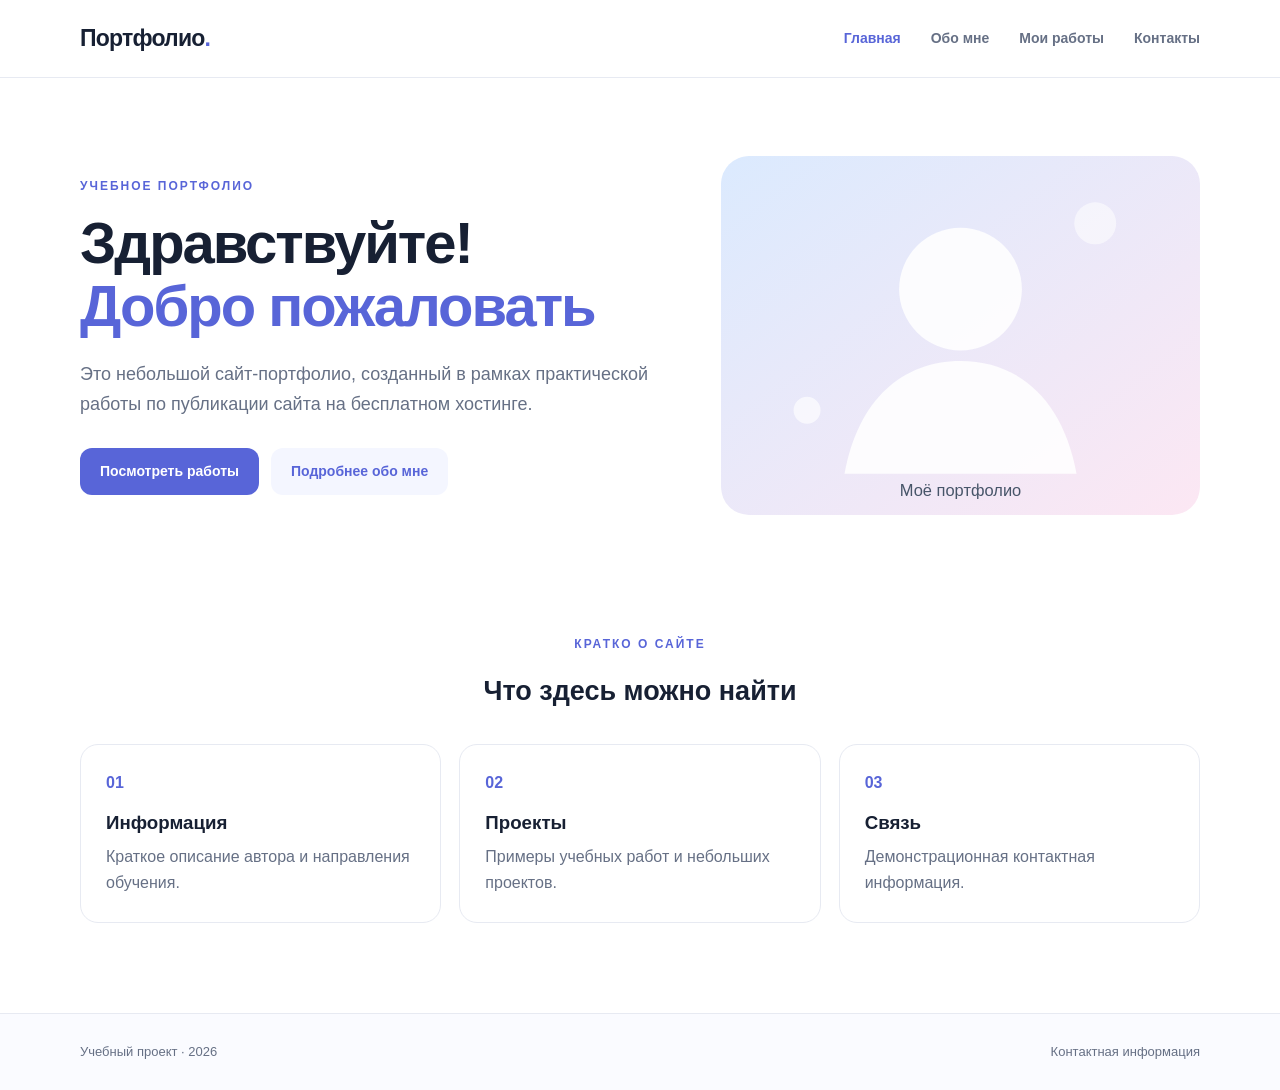
<file: index.html>
<!doctype html>
<html lang="ru">
<head>
  <meta charset="utf-8">
  <meta name="viewport" content="width=device-width, initial-scale=1">
  <meta name="description" content="Учебное портфолио студентки: проекты, навыки и контакты.">
  <title>Портфолио студенктки </title>
  <link rel="stylesheet" href="css/style.css">
</head>
<body>
<header class="site-header">
  <a class="logo" href="index.html">Портфолио<span>.</span></a>
  <button class="menu-toggle" aria-label="Открыть меню" aria-expanded="false">☰</button>
  <nav class="nav" aria-label="Основная навигация">
    <a class="active" href="index.html">Главная</a><a href="about.html">Обо мне</a>
    <a href="works.html">Мои работы</a><a href="contacts.html">Контакты</a>
  </nav>
</header>
<main>
  <section class="hero container">
    <div class="hero-copy">
      <p class="eyebrow">Учебное портфолио</p>
      <h1>Здравствуйте!<br><span>Добро пожаловать</span></h1>
      <p class="lead">Это небольшой сайт-портфолио, созданный в рамках практической работы по публикации сайта на бесплатном хостинге.</p>
      <div class="actions"><a class="button" href="works.html">Посмотреть работы</a><a class="button button-light" href="about.html">Подробнее обо мне</a></div>
    </div>
    <img class="hero-image" src="images/avatar.svg" alt="Иллюстрация учебного портфолио">
  </section>
  <section class="container section">
    <div class="section-heading"><p class="eyebrow">Кратко о сайте</p><h2>Что здесь можно найти</h2></div>
    <div class="feature-grid">
      <article class="feature"><span>01</span><h3>Информация</h3><p>Краткое описание автора и направления обучения.</p></article>
      <article class="feature"><span>02</span><h3>Проекты</h3><p>Примеры учебных работ и небольших проектов.</p></article>
      <article class="feature"><span>03</span><h3>Связь</h3><p>Демонстрационная контактная информация.</p></article>
    </div>
  </section>
</main>
<footer class="footer"><div class="container footer-inner"><span>Учебный проект · 2026</span><a href="contacts.html">Контактная информация</a></div></footer>
<script src="js/script.js"></script>
</body></html>
</file>
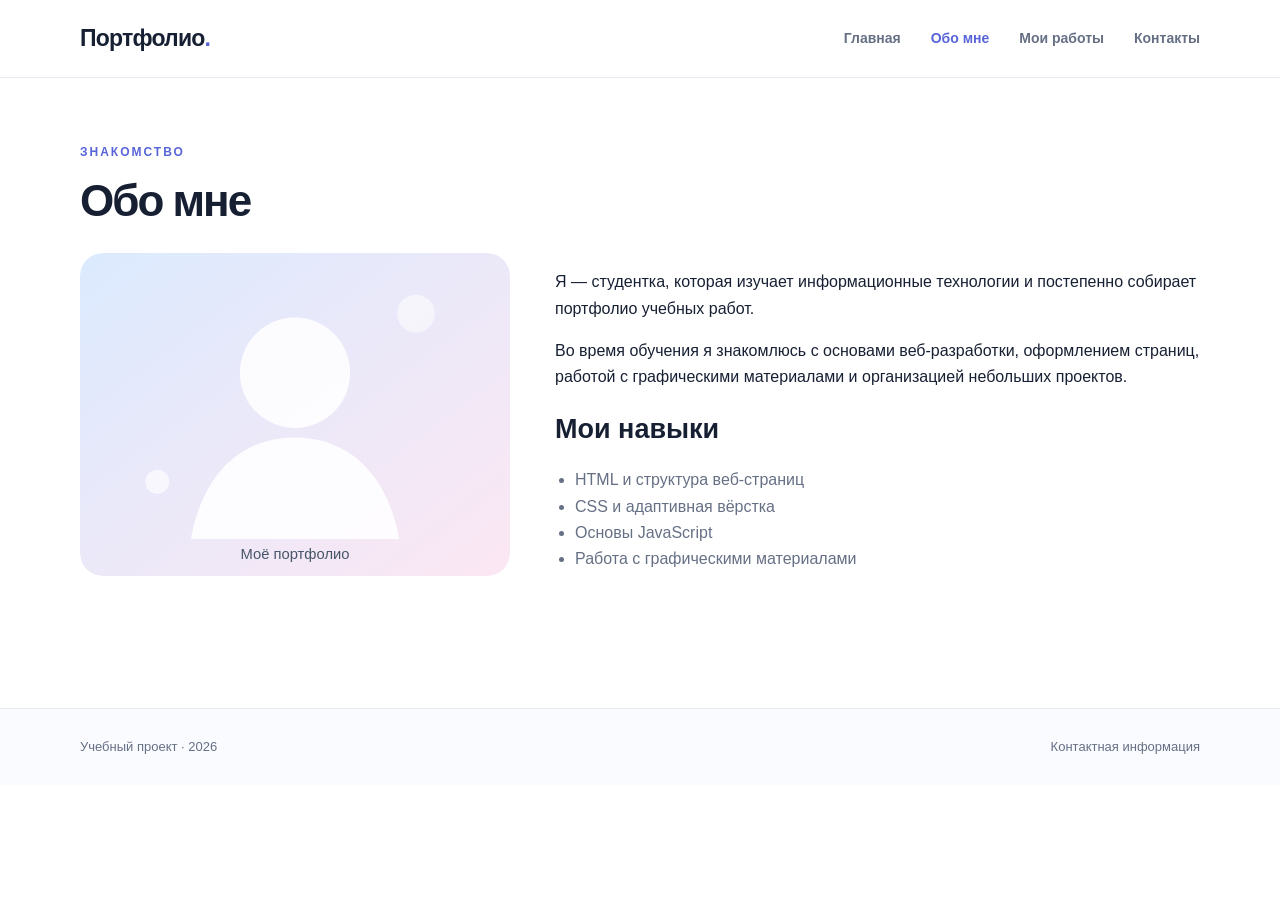
<file: about.html>
<!doctype html>
<html lang="ru"><head><meta charset="utf-8"><meta name="viewport" content="width=device-width, initial-scale=1"><title>Обо мне — Портфолио</title><link rel="stylesheet" href="css/style.css"></head>
<body><header class="site-header"><a class="logo" href="index.html">Портфолио<span>.</span></a><button class="menu-toggle" aria-label="Открыть меню" aria-expanded="false">☰</button><nav class="nav" aria-label="Основная навигация"><a href="index.html">Главная</a><a class="active" href="about.html">Обо мне</a><a href="works.html">Мои работы</a><a href="contacts.html">Контакты</a></nav></header>
<main class="container page"><p class="eyebrow">Знакомство</p><h1>Обо мне</h1><div class="about-layout"><img src="images/avatar.svg" alt="Иллюстрация портфолио"><div><p>Я — студентка, которая изучает информационные технологии и постепенно собирает портфолио учебных работ.</p><p>Во время обучения я знакомлюсь с основами веб-разработки, оформлением страниц, работой с графическими материалами и организацией небольших проектов.</p><h2>Мои навыки</h2><ul class="skill-list"><li>HTML и структура веб-страниц</li><li>CSS и адаптивная вёрстка</li><li>Основы JavaScript</li><li>Работа с графическими материалами</li></ul></div></div></main>
<footer class="footer"><div class="container footer-inner"><span>Учебный проект · 2026</span><a href="contacts.html">Контактная информация</a></div></footer><script src="js/script.js"></script></body></html>
</file>
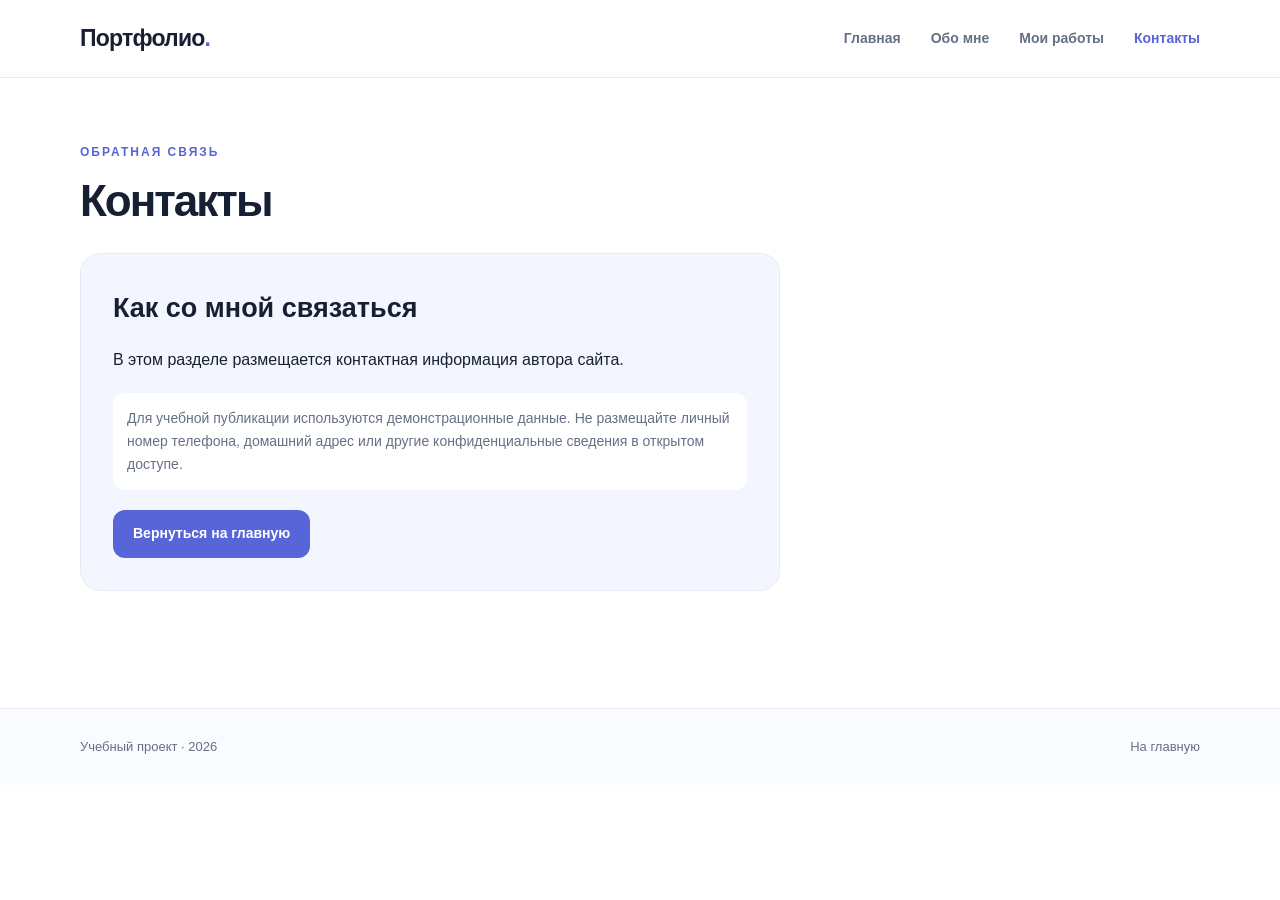
<file: contacts.html>
<!doctype html>
<html lang="ru"><head><meta charset="utf-8"><meta name="viewport" content="width=device-width, initial-scale=1"><title>Контакты — Портфолио</title><link rel="stylesheet" href="css/style.css"></head>
<body><header class="site-header"><a class="logo" href="index.html">Портфолио<span>.</span></a><button class="menu-toggle" aria-label="Открыть меню" aria-expanded="false">☰</button><nav class="nav" aria-label="Основная навигация"><a href="index.html">Главная</a><a href="about.html">Обо мне</a><a href="works.html">Мои работы</a><a class="active" href="contacts.html">Контакты</a></nav></header>
<main class="container page"><p class="eyebrow">Обратная связь</p><h1>Контакты</h1><div class="contact-panel"><h2>Как со мной связаться</h2><p>В этом разделе размещается контактная информация автора сайта.</p><p class="notice">Для учебной публикации используются демонстрационные данные. Не размещайте личный номер телефона, домашний адрес или другие конфиденциальные сведения в открытом доступе.</p><a class="button" href="index.html">Вернуться на главную</a></div></main>
<footer class="footer"><div class="container footer-inner"><span>Учебный проект · 2026</span><a href="index.html">На главную</a></div></footer><script src="js/script.js"></script></body></html>
</file>
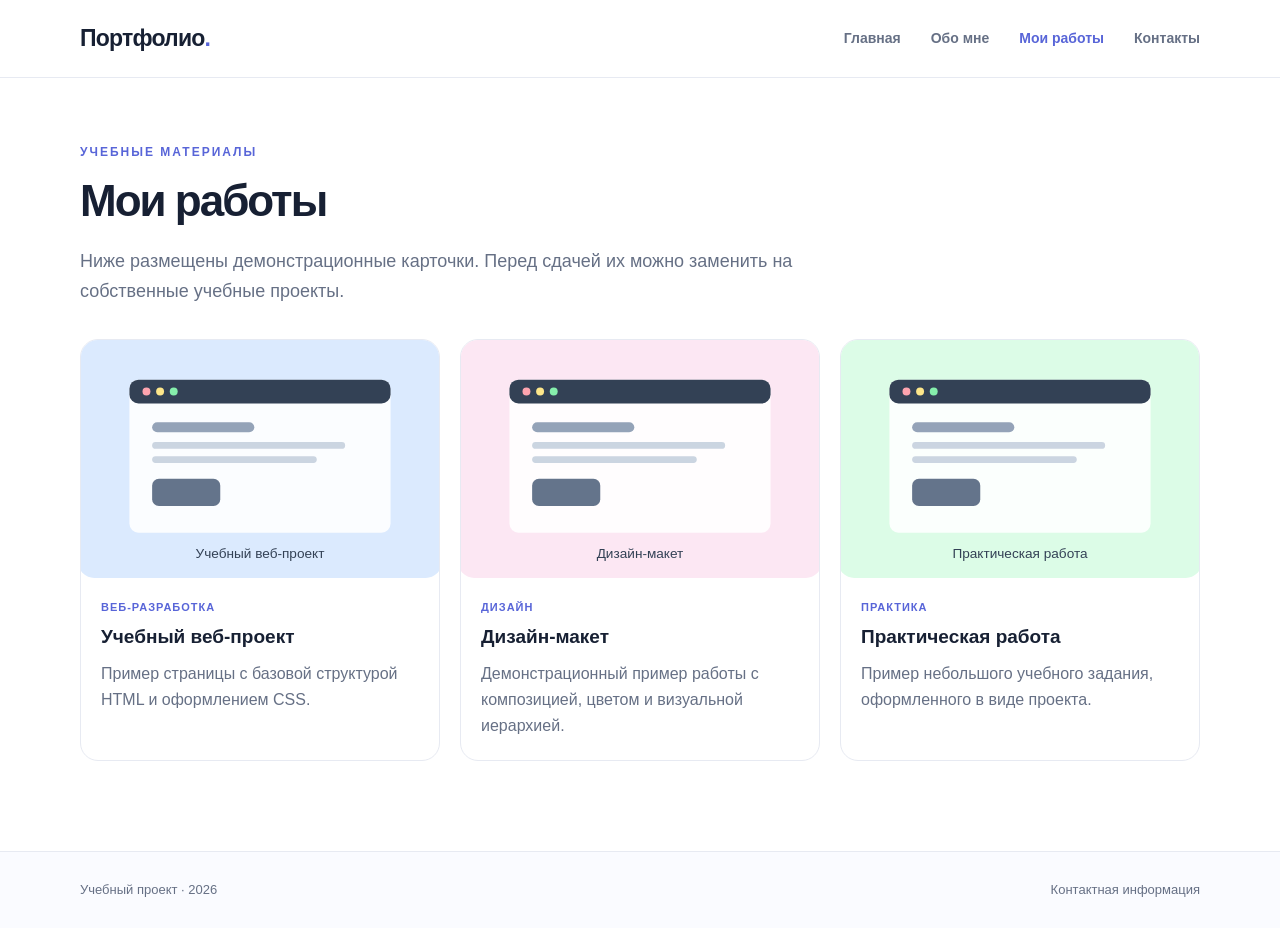
<file: works.html>
<!doctype html>
<html lang="ru"><head><meta charset="utf-8"><meta name="viewport" content="width=device-width, initial-scale=1"><title>Мои работы — Портфолио</title><link rel="stylesheet" href="css/style.css"></head>
<body><header class="site-header"><a class="logo" href="index.html">Портфолио<span>.</span></a><button class="menu-toggle" aria-label="Открыть меню" aria-expanded="false">☰</button><nav class="nav" aria-label="Основная навигация"><a href="index.html">Главная</a><a href="about.html">Обо мне</a><a class="active" href="works.html">Мои работы</a><a href="contacts.html">Контакты</a></nav></header>
<main class="container page"><p class="eyebrow">Учебные материалы</p><h1>Мои работы</h1><p class="lead narrow">Ниже размещены демонстрационные карточки. Перед сдачей их можно заменить на собственные учебные проекты.</p>
<div class="work-grid"><article class="work-card"><img src="images/project-web.svg" alt="Иллюстрация веб-проекта"><div><p class="tag">Веб-разработка</p><h2>Учебный веб-проект</h2><p>Пример страницы с базовой структурой HTML и оформлением CSS.</p></div></article>
<article class="work-card"><img src="images/project-design.svg" alt="Иллюстрация дизайн-макета"><div><p class="tag">Дизайн</p><h2>Дизайн-макет</h2><p>Демонстрационный пример работы с композицией, цветом и визуальной иерархией.</p></div></article>
<article class="work-card"><img src="images/project-code.svg" alt="Иллюстрация практической работы"><div><p class="tag">Практика</p><h2>Практическая работа</h2><p>Пример небольшого учебного задания, оформленного в виде проекта.</p></div></article></div></main>
<footer class="footer"><div class="container footer-inner"><span>Учебный проект · 2026</span><a href="contacts.html">Контактная информация</a></div></footer><script src="js/script.js"></script></body></html>
</file>
<file: css/style.css>
:root{--ink:#172033;--muted:#667085;--accent:#5865d8;--soft:#f4f6ff;--line:#e7eaf2;--white:#fff}
*{box-sizing:border-box}html{scroll-behavior:smooth}body{margin:0;font-family:Arial,Helvetica,sans-serif;color:var(--ink);background:#fff;line-height:1.65}
a{color:inherit;text-decoration:none}.container{width:min(1120px,calc(100% - 40px));margin:0 auto}
.site-header{height:78px;padding:0 max(20px,calc((100% - 1120px)/2));display:flex;align-items:center;justify-content:space-between;border-bottom:1px solid var(--line);background:#fff}
.logo{font-size:23px;font-weight:800;letter-spacing:-.8px}.logo span{color:var(--accent)}.nav{display:flex;gap:30px}.nav a{font-size:14px;color:var(--muted);font-weight:600}.nav a:hover,.nav a.active{color:var(--accent)}
.menu-toggle{display:none;border:0;background:var(--soft);border-radius:10px;padding:8px 12px;font-size:20px}
.hero{display:grid;grid-template-columns:1.1fr .9fr;gap:55px;align-items:center;padding-top:78px;padding-bottom:70px}.eyebrow{text-transform:uppercase;letter-spacing:2px;color:var(--accent);font-size:12px;font-weight:800;margin:0 0 14px}
h1{font-size:clamp(38px,5vw,58px);line-height:1.1;letter-spacing:-2px;margin:0 0 22px}.hero h1 span{color:var(--accent)}.lead{font-size:18px;color:var(--muted);max-width:610px}.hero-image{width:100%;border-radius:28px}.actions{display:flex;gap:12px;flex-wrap:wrap;margin-top:28px}
.button{display:inline-block;padding:12px 20px;border-radius:12px;background:var(--accent);color:#fff;font-weight:700;font-size:14px}.button:hover{filter:brightness(.95)}.button-light{background:var(--soft);color:var(--accent)}
.section{padding:50px 0 90px}.section-heading{text-align:center;margin-bottom:30px}.section-heading h2,.page h2{font-size:27px;margin:0 0 12px}.feature-grid{display:grid;grid-template-columns:repeat(3,1fr);gap:18px}.feature{border:1px solid var(--line);border-radius:18px;padding:25px;background:#fff}.feature span{color:var(--accent);font-weight:800}.feature h3{margin:12px 0 5px}.feature p,.work-card p{color:var(--muted);margin:0}
.footer{border-top:1px solid var(--line);background:#fafbff}.footer-inner{min-height:76px;display:flex;align-items:center;justify-content:space-between;color:var(--muted);font-size:13px}
.page{padding-top:65px;padding-bottom:90px;min-height:70vh}.page h1{font-size:44px}.about-layout{display:grid;grid-template-columns:.8fr 1.2fr;gap:45px;align-items:start;margin-top:28px}.about-layout img{width:100%;border-radius:22px}.skill-list{padding-left:20px;color:var(--muted)}
.narrow{max-width:720px}.work-grid{display:grid;grid-template-columns:repeat(3,1fr);gap:20px;margin-top:32px}.work-card{border:1px solid var(--line);border-radius:18px;overflow:hidden}.work-card img{display:block;width:100%;aspect-ratio:1.5;object-fit:cover}.work-card div{padding:20px}.work-card h2{font-size:19px;margin:5px 0 8px}.tag{font-size:11px!important;text-transform:uppercase;letter-spacing:1px;color:var(--accent)!important;font-weight:800}
.contact-panel{max-width:700px;padding:32px;border:1px solid var(--line);border-radius:20px;background:var(--soft);margin-top:28px}.contact-panel h2{margin-top:0}.notice{padding:14px;background:#fff;border-radius:12px;color:var(--muted);font-size:14px;margin:20px 0}
@media(max-width:760px){.site-header{height:auto;min-height:70px;flex-wrap:wrap;padding:14px 20px}.menu-toggle{display:block}.nav{display:none;width:100%;flex-direction:column;gap:0;padding-top:12px}.nav.open{display:flex}.nav a{padding:10px 0;border-top:1px solid var(--line)}.hero{grid-template-columns:1fr;padding-top:45px;gap:28px}.hero-image{max-width:520px}.feature-grid,.work-grid{grid-template-columns:1fr}.about-layout{grid-template-columns:1fr}.about-layout img{max-width:420px}.footer-inner{gap:12px;flex-direction:column;justify-content:center;padding:18px 0}.page{padding-top:42px}.page h1{font-size:38px}}
</file>
